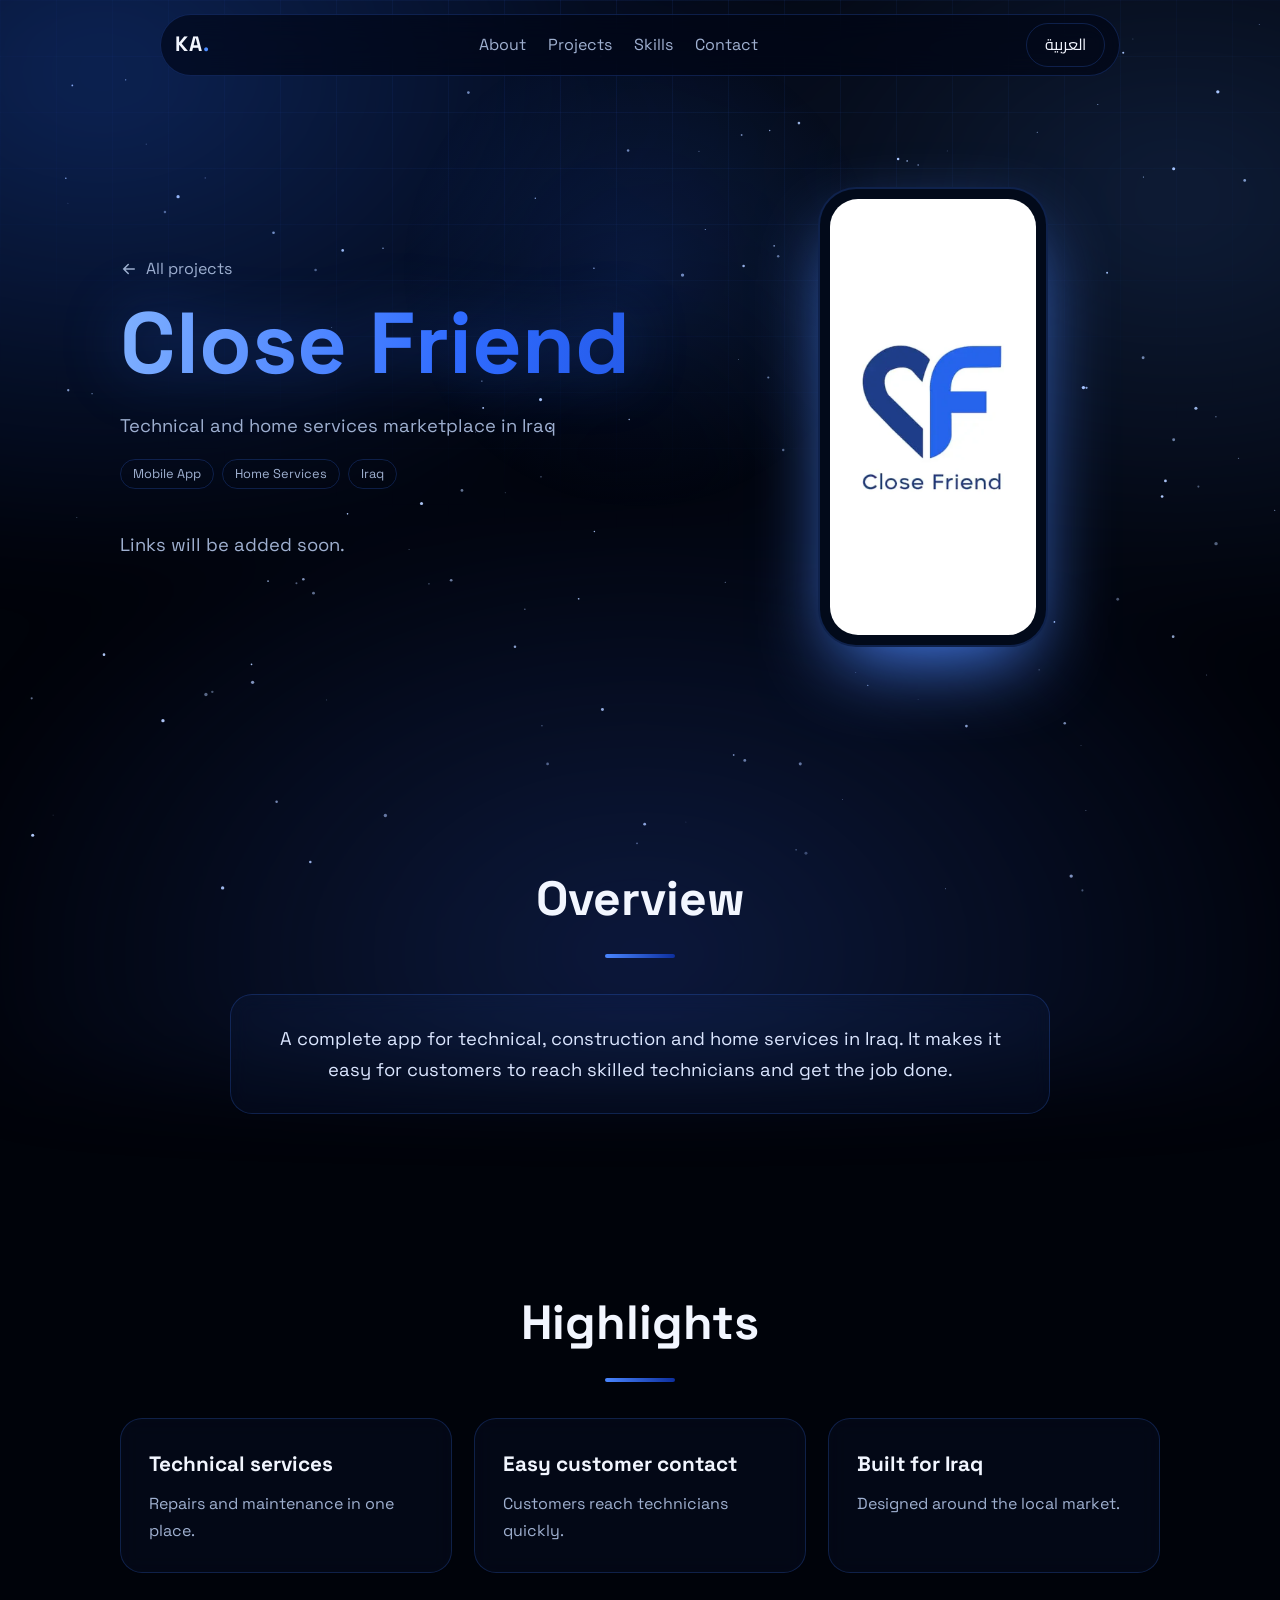
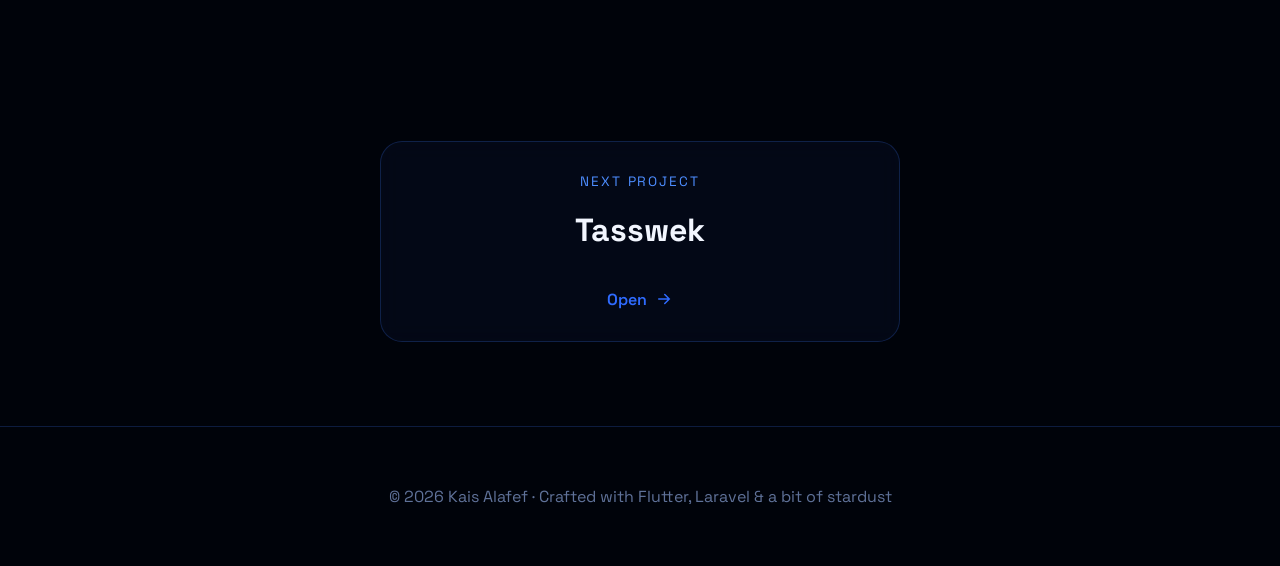
<file: projects/close-friend.html>
<!DOCTYPE html><html lang="en" dir="ltr"><head><meta charset="UTF-8"><meta name="viewport" content="width=device-width,initial-scale=1,viewport-fit=cover">
<title>Close Friend | Kais Alafef</title><meta name="description" content="close-friend"><meta property="og:title" content="Close Friend | Kais Alafef"><meta property="og:description" content="close-friend"><meta property="og:image" content="https://github.com/Kaisalafef.png"><meta name="theme-color" content="#00030a">
<link rel="preconnect" href="https://fonts.googleapis.com"><link rel="preconnect" href="https://fonts.gstatic.com" crossorigin>
<link href="https://fonts.googleapis.com/css2?family=Cairo:wght@400;600;800&family=Space+Grotesk:wght@400;600;700&display=swap" rel="stylesheet">
<link rel="stylesheet" href="../assets/css/style.css"><script>try{var l=localStorage.getItem('lang')||((navigator.language||'').slice(0,2)=='ar'?'ar':'en');document.documentElement.lang=l;document.documentElement.dir=l=='ar'?'rtl':'ltr'}catch(e){}</script></head><body style="--a:#4a86ff;--b:#0d2f9e"><canvas id="stars" aria-hidden="true"></canvas><div class="aurora" aria-hidden="true"></div><div class="glow" aria-hidden="true"></div>
<nav class="nav"><a class="brand" href="../index.html">KA<b>.</b></a><div class="links"><a href="../index.html#about"><span lang="en">About</span><span lang="ar">نبذة</span></a><a href="../index.html#projects"><span lang="en">Projects</span><span lang="ar">المشاريع</span></a><a href="../index.html#skills"><span lang="en">Skills</span><span lang="ar">المهارات</span></a><a href="../index.html#contact"><span lang="en">Contact</span><span lang="ar">تواصل</span></a></div>
<button class="lang" id="lang" aria-label="Switch language"><span lang="en">العربية</span><span lang="ar">English</span></button></nav>
<div class="tabbar"><a href="../index.html#about"><span lang="en">About</span><span lang="ar">نبذة</span></a><a href="../index.html#projects"><span lang="en">Projects</span><span lang="ar">المشاريع</span></a><a href="../index.html#skills"><span lang="en">Skills</span><span lang="ar">المهارات</span></a><a href="../index.html#contact"><span lang="en">Contact</span><span lang="ar">تواصل</span></a></div>
<header class="hero phero"><div class="hero-t"><a class="back" href="../index.html#projects"><svg class="i" width="18" height="18" viewBox="0 0 24 24" fill="currentColor" aria-hidden="true"><path d="M5 12h14M13 6l6 6-6 6" fill="none" stroke="currentColor" stroke-width="2" stroke-linecap="round"/></svg> <span lang="en">All projects</span><span lang="ar">كل المشاريع</span></a><h1 class="grad"><span lang="en">Close Friend</span><span lang="ar">كلوز فريند</span></h1><p class="lead"><span lang="en">Technical and home services marketplace in Iraq</span><span lang="ar">منصة خدمات فنية ومنزلية في العراق</span></p><div class="tags big"><span>Mobile App</span><span>Home Services</span><span>Iraq</span></div><div class="cta"><p class="lead"><span lang="en">Links will be added soon.</span><span lang="ar">سيتم إضافة الروابط قريباً.</span></p></div></div><div class="hero-v"><div class="mock phone"><div class="screen logo" style="background:#fff"><img src="../assets/img/close-friend-logo.webp" alt="close-friend logo" width="480" height="491"></div></div></div></header>
<section><h2 class="reveal"><span lang="en">Overview</span><span lang="ar">نظرة عامة</span></h2><div class="card about reveal"><p><span lang="en">A complete app for technical, construction and home services in Iraq. It makes it easy for customers to reach skilled technicians and get the job done.</span><span lang="ar">تطبيق متكامل للخدمات الفنية والإعمار والخدمات المنزلية في العراق، يسهّل على الزبون التواصل مع الفنيين وإنجاز عمله.</span></p></div></section>
<section><h2 class="reveal"><span lang="en">Highlights</span><span lang="ar">أبرز النقاط</span></h2><div class="grid"><div class="card reveal"><h3><span lang="en">Technical services</span><span lang="ar">خدمات فنية</span></h3><p><span lang="en">Repairs and maintenance in one place.</span><span lang="ar">الصيانة والإصلاحات في مكان واحد.</span></p></div><div class="card reveal"><h3><span lang="en">Easy customer contact</span><span lang="ar">تواصل سهل</span></h3><p><span lang="en">Customers reach technicians quickly.</span><span lang="ar">يصل الزبون إلى الفني بسرعة.</span></p></div><div class="card reveal"><h3><span lang="en">Built for Iraq</span><span lang="ar">مبني للعراق</span></h3><p><span lang="en">Designed around the local market.</span><span lang="ar">مصمم حسب السوق المحلي.</span></p></div></div></section>
<section><a class="card proj next reveal" href="tasswek.html" style="--a:#2f6bff;--b:#0b2a8f"><span class="eyebrow"><span lang="en">Next project</span><span lang="ar">المشروع التالي</span></span><h3><span lang="en">Tasswek</span><span lang="ar">تسوّق معنا</span></h3><span class="more"><span lang="en">Open</span><span lang="ar">افتح</span> <svg class="i" width="18" height="18" viewBox="0 0 24 24" fill="currentColor" aria-hidden="true"><path d="M5 12h14M13 6l6 6-6 6" fill="none" stroke="currentColor" stroke-width="2" stroke-linecap="round"/></svg></span></a></section><footer><p>© 2026 Kais Alafef · <span lang="en">Crafted with Flutter, Laravel &amp; a bit of stardust</span><span lang="ar">صُنع بـ Flutter وLaravel وقليل من غبار النجوم</span></p></footer><script src="../assets/js/main.js"></script></body></html>
</file>
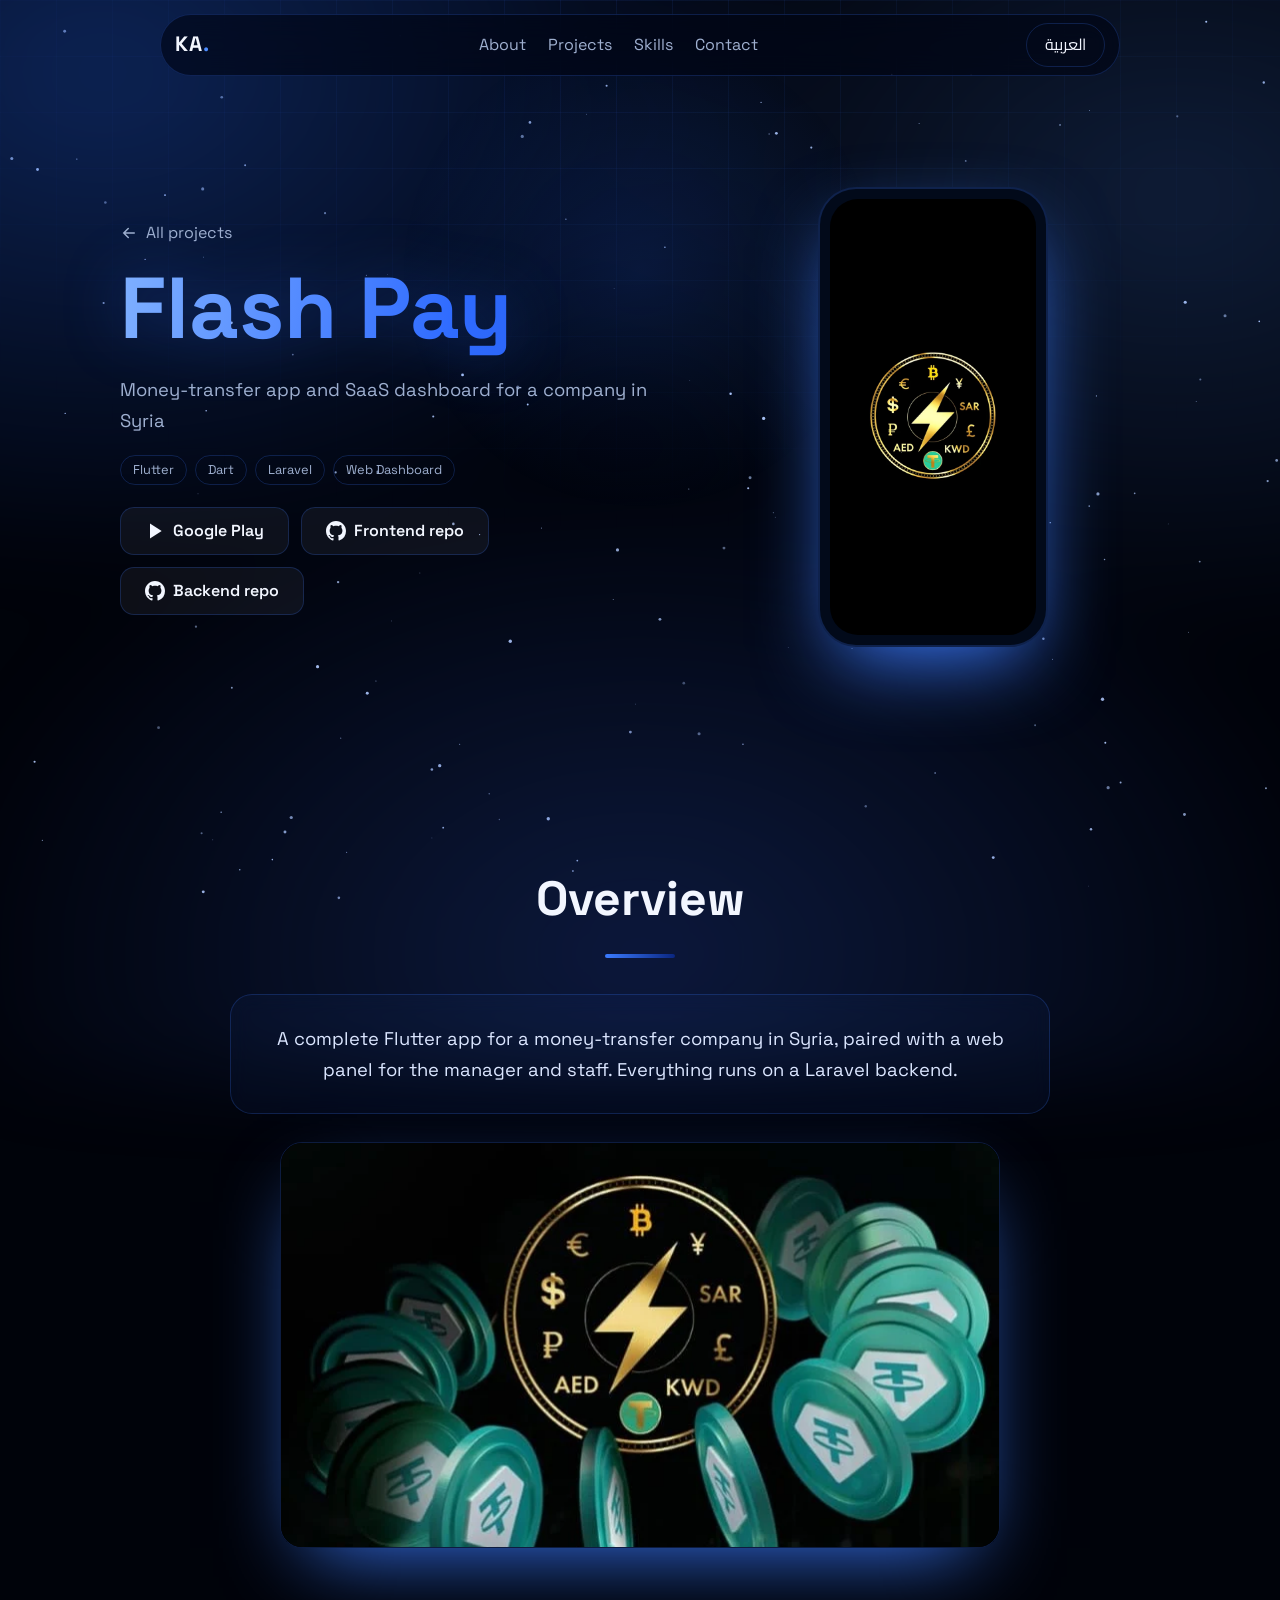
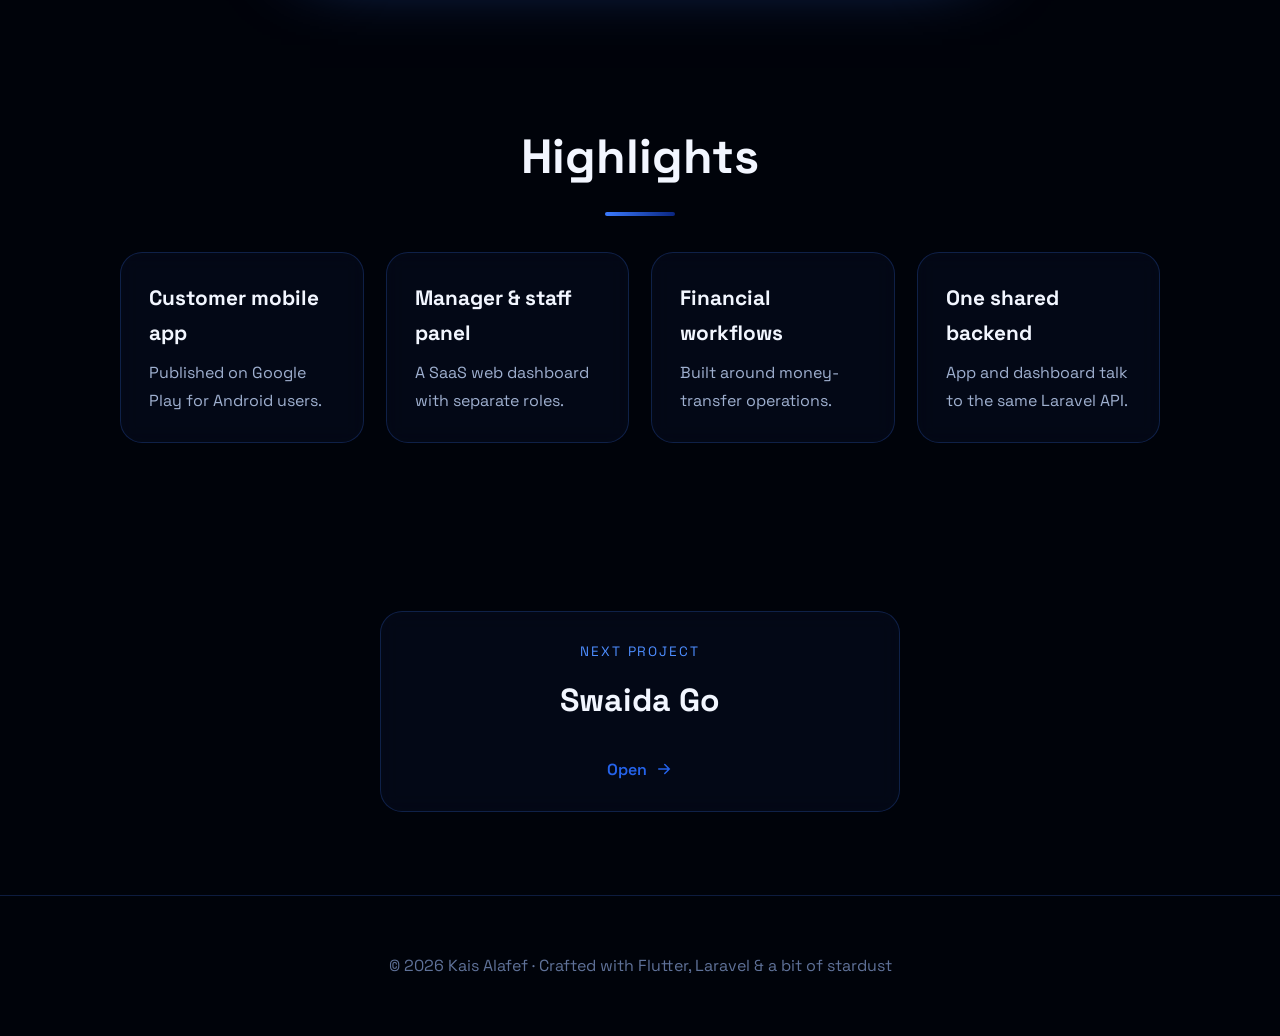
<file: projects/flashpay.html>
<!DOCTYPE html><html lang="en" dir="ltr"><head><meta charset="UTF-8"><meta name="viewport" content="width=device-width,initial-scale=1,viewport-fit=cover">
<title>Flashpay | Kais Alafef</title><meta name="description" content="flashpay"><meta property="og:title" content="Flashpay | Kais Alafef"><meta property="og:description" content="flashpay"><meta property="og:image" content="https://github.com/Kaisalafef.png"><meta name="theme-color" content="#00030a">
<link rel="preconnect" href="https://fonts.googleapis.com"><link rel="preconnect" href="https://fonts.gstatic.com" crossorigin>
<link href="https://fonts.googleapis.com/css2?family=Cairo:wght@400;600;800&family=Space+Grotesk:wght@400;600;700&display=swap" rel="stylesheet">
<link rel="stylesheet" href="../assets/css/style.css"><script>try{var l=localStorage.getItem('lang')||((navigator.language||'').slice(0,2)=='ar'?'ar':'en');document.documentElement.lang=l;document.documentElement.dir=l=='ar'?'rtl':'ltr'}catch(e){}</script></head><body style="--a:#3b7bff;--b:#0a2680"><canvas id="stars" aria-hidden="true"></canvas><div class="aurora" aria-hidden="true"></div><div class="glow" aria-hidden="true"></div>
<nav class="nav"><a class="brand" href="../index.html">KA<b>.</b></a><div class="links"><a href="../index.html#about"><span lang="en">About</span><span lang="ar">نبذة</span></a><a href="../index.html#projects"><span lang="en">Projects</span><span lang="ar">المشاريع</span></a><a href="../index.html#skills"><span lang="en">Skills</span><span lang="ar">المهارات</span></a><a href="../index.html#contact"><span lang="en">Contact</span><span lang="ar">تواصل</span></a></div>
<button class="lang" id="lang" aria-label="Switch language"><span lang="en">العربية</span><span lang="ar">English</span></button></nav>
<div class="tabbar"><a href="../index.html#about"><span lang="en">About</span><span lang="ar">نبذة</span></a><a href="../index.html#projects"><span lang="en">Projects</span><span lang="ar">المشاريع</span></a><a href="../index.html#skills"><span lang="en">Skills</span><span lang="ar">المهارات</span></a><a href="../index.html#contact"><span lang="en">Contact</span><span lang="ar">تواصل</span></a></div>
<header class="hero phero"><div class="hero-t"><a class="back" href="../index.html#projects"><svg class="i" width="18" height="18" viewBox="0 0 24 24" fill="currentColor" aria-hidden="true"><path d="M5 12h14M13 6l6 6-6 6" fill="none" stroke="currentColor" stroke-width="2" stroke-linecap="round"/></svg> <span lang="en">All projects</span><span lang="ar">كل المشاريع</span></a><h1 class="grad"><span lang="en">Flash Pay</span><span lang="ar">فلاش باي</span></h1><p class="lead"><span lang="en">Money-transfer app and SaaS dashboard for a company in Syria</span><span lang="ar">تطبيق حوالات مالية ولوحة إدارة SaaS لشركة في سوريا</span></p><div class="tags big"><span>Flutter</span><span>Dart</span><span>Laravel</span><span>Web Dashboard</span></div><div class="cta"><a class="btn ghost" href="https://play.google.com/store/apps/details?id=com.flashpay.sy" target="_blank" rel="noopener"><svg class="i" width="20" height="20" viewBox="0 0 24 24" fill="currentColor" aria-hidden="true"><path d="M6 3l14 9-14 9z" fill="currentColor"/></svg> <span lang="en">Google Play</span><span lang="ar">متجر Google Play</span></a><a class="btn ghost" href="https://github.com/Kaisalafef/FlashPay-Front" target="_blank" rel="noopener"><svg class="i" width="20" height="20" viewBox="0 0 24 24" fill="currentColor" aria-hidden="true"><g transform="scale(1.5)"><path d="M8 0C3.58 0 0 3.58 0 8c0 3.54 2.29 6.53 5.47 7.59.4.07.55-.17.55-.38 0-.19-.01-.82-.01-1.49-2.01.37-2.53-.49-2.69-.94-.09-.23-.48-.94-.82-1.13-.28-.15-.68-.52-.01-.53.63-.01 1.08.58 1.23.82.72 1.21 1.87.87 2.33.66.07-.52.28-.87.51-1.07-1.78-.2-3.64-.89-3.64-3.95 0-.87.31-1.59.82-2.15-.08-.2-.36-1.02.08-2.12 0 0 .67-.21 2.2.82.64-.18 1.32-.27 2-.27.68 0 1.36.09 2 .27 1.53-1.04 2.2-.82 2.2-.82.44 1.1.16 1.92.08 2.12.51.56.82 1.27.82 2.15 0 3.07-1.87 3.75-3.65 3.95.29.25.54.73.54 1.48 0 1.07-.01 1.93-.01 2.2 0 .21.15.46.55.38A8.013 8.013 0 0016 8c0-4.42-3.58-8-8-8z"/></g></svg> <span lang="en">Frontend repo</span><span lang="ar">مستودع الواجهة</span></a><a class="btn ghost" href="https://github.com/Ameerdawara/FlashPay-Back" target="_blank" rel="noopener"><svg class="i" width="20" height="20" viewBox="0 0 24 24" fill="currentColor" aria-hidden="true"><g transform="scale(1.5)"><path d="M8 0C3.58 0 0 3.58 0 8c0 3.54 2.29 6.53 5.47 7.59.4.07.55-.17.55-.38 0-.19-.01-.82-.01-1.49-2.01.37-2.53-.49-2.69-.94-.09-.23-.48-.94-.82-1.13-.28-.15-.68-.52-.01-.53.63-.01 1.08.58 1.23.82.72 1.21 1.87.87 2.33.66.07-.52.28-.87.51-1.07-1.78-.2-3.64-.89-3.64-3.95 0-.87.31-1.59.82-2.15-.08-.2-.36-1.02.08-2.12 0 0 .67-.21 2.2.82.64-.18 1.32-.27 2-.27.68 0 1.36.09 2 .27 1.53-1.04 2.2-.82 2.2-.82.44 1.1.16 1.92.08 2.12.51.56.82 1.27.82 2.15 0 3.07-1.87 3.75-3.65 3.95.29.25.54.73.54 1.48 0 1.07-.01 1.93-.01 2.2 0 .21.15.46.55.38A8.013 8.013 0 0016 8c0-4.42-3.58-8-8-8z"/></g></svg> <span lang="en">Backend repo</span><span lang="ar">مستودع الباك إند</span></a></div></div><div class="hero-v"><div class="mock phone"><div class="screen logo" style="background:#000"><img src="../assets/img/flashpay-logo.webp" alt="flashpay logo" width="512" height="512"></div></div></div></header>
<section><h2 class="reveal"><span lang="en">Overview</span><span lang="ar">نظرة عامة</span></h2><div class="card about reveal"><p><span lang="en">A complete Flutter app for a money-transfer company in Syria, paired with a web panel for the manager and staff. Everything runs on a Laravel backend.</span><span lang="ar">تطبيق Flutter متكامل لشركة حوالات مالية في سوريا، مع موقع ويب خاص بالمدير والموظفين، وكل ذلك فوق باك إند Laravel.</span></p></div><figure class="banner reveal"><img src="../assets/img/flashpay-banner.webp" alt="flashpay banner" width="720" height="405" loading="lazy"></figure></section>
<section><h2 class="reveal"><span lang="en">Highlights</span><span lang="ar">أبرز النقاط</span></h2><div class="grid"><div class="card reveal"><h3><span lang="en">Customer mobile app</span><span lang="ar">تطبيق للزبائن</span></h3><p><span lang="en">Published on Google Play for Android users.</span><span lang="ar">منشور على Google Play لمستخدمي أندرويد.</span></p></div><div class="card reveal"><h3><span lang="en">Manager &amp; staff panel</span><span lang="ar">لوحة المدير والموظفين</span></h3><p><span lang="en">A SaaS web dashboard with separate roles.</span><span lang="ar">لوحة ويب SaaS بصلاحيات منفصلة لكل دور.</span></p></div><div class="card reveal"><h3><span lang="en">Financial workflows</span><span lang="ar">عمليات مالية</span></h3><p><span lang="en">Built around money-transfer operations.</span><span lang="ar">مبنية حول عمليات الحوالات المالية.</span></p></div><div class="card reveal"><h3><span lang="en">One shared backend</span><span lang="ar">باك إند موحّد</span></h3><p><span lang="en">App and dashboard talk to the same Laravel API.</span><span lang="ar">التطبيق واللوحة يعملان على نفس Laravel API.</span></p></div></div></section>
<section><a class="card proj next reveal" href="swaida-go.html" style="--a:#2563eb;--b:#08206e"><span class="eyebrow"><span lang="en">Next project</span><span lang="ar">المشروع التالي</span></span><h3><span lang="en">Swaida Go</span><span lang="ar">السويداء غو</span></h3><span class="more"><span lang="en">Open</span><span lang="ar">افتح</span> <svg class="i" width="18" height="18" viewBox="0 0 24 24" fill="currentColor" aria-hidden="true"><path d="M5 12h14M13 6l6 6-6 6" fill="none" stroke="currentColor" stroke-width="2" stroke-linecap="round"/></svg></span></a></section><footer><p>© 2026 Kais Alafef · <span lang="en">Crafted with Flutter, Laravel &amp; a bit of stardust</span><span lang="ar">صُنع بـ Flutter وLaravel وقليل من غبار النجوم</span></p></footer><script src="../assets/js/main.js"></script></body></html>
</file>
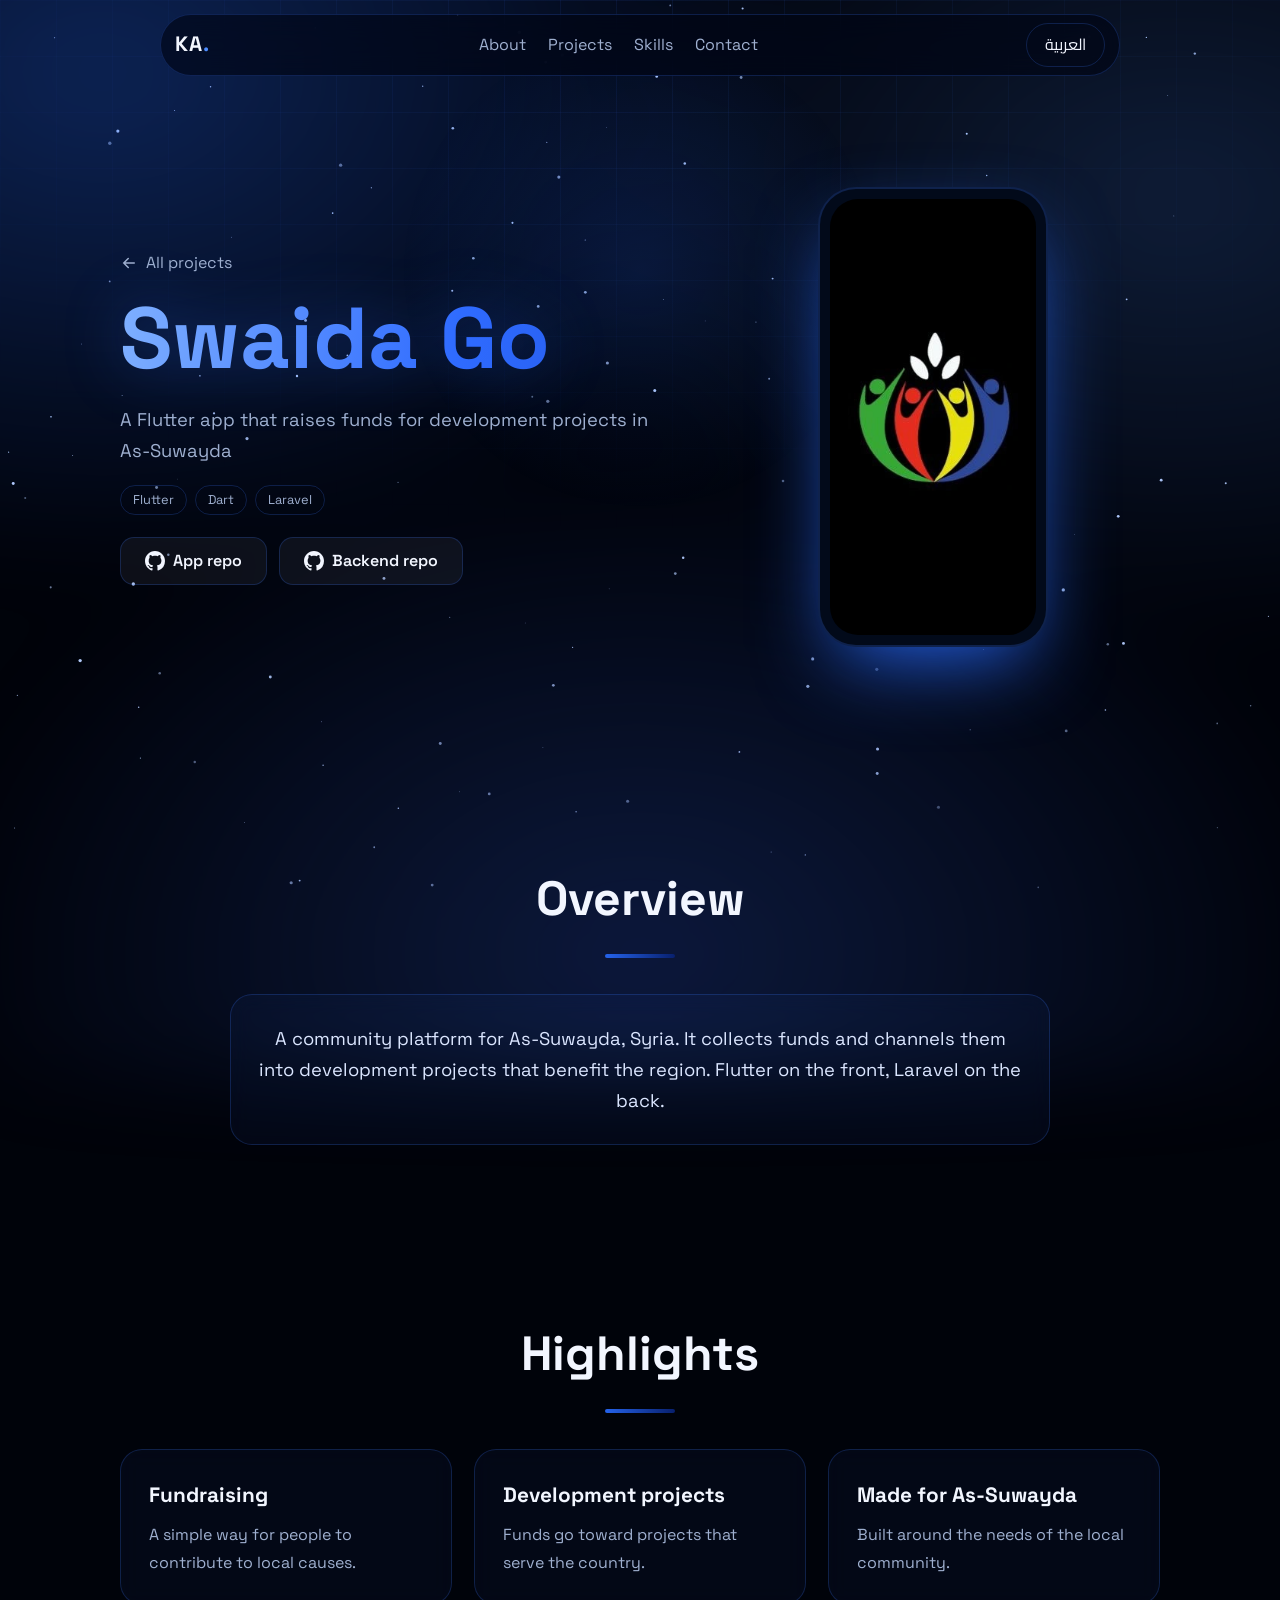
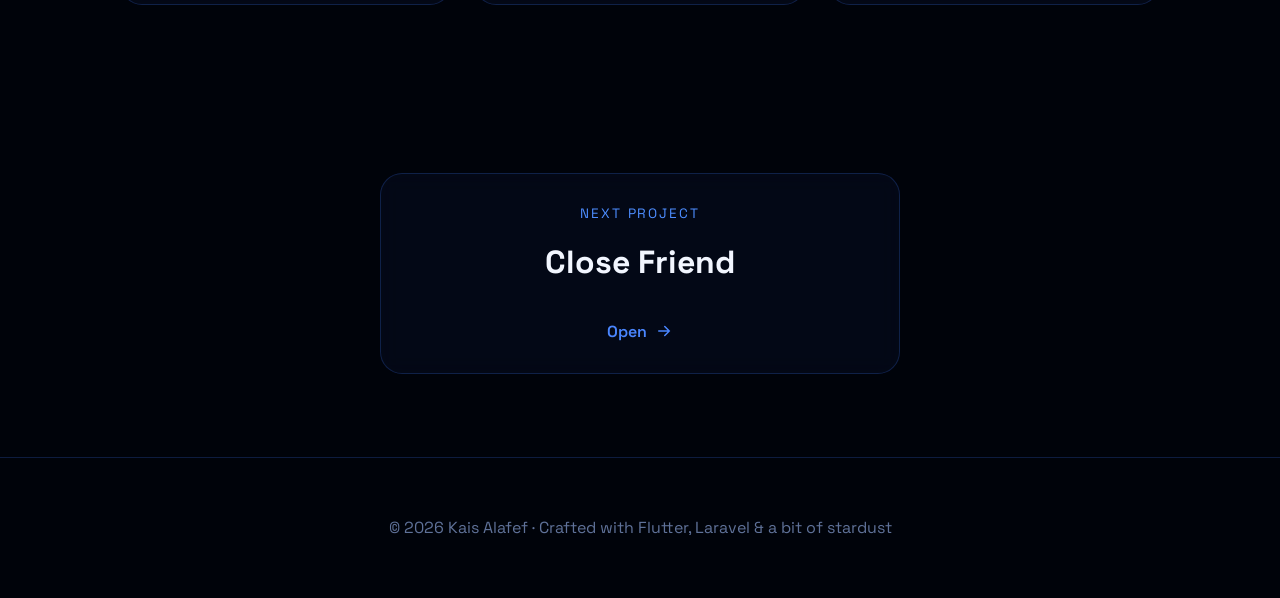
<file: projects/swaida-go.html>
<!DOCTYPE html><html lang="en" dir="ltr"><head><meta charset="UTF-8"><meta name="viewport" content="width=device-width,initial-scale=1,viewport-fit=cover">
<title>Swaida Go | Kais Alafef</title><meta name="description" content="swaida-go"><meta property="og:title" content="Swaida Go | Kais Alafef"><meta property="og:description" content="swaida-go"><meta property="og:image" content="https://github.com/Kaisalafef.png"><meta name="theme-color" content="#00030a">
<link rel="preconnect" href="https://fonts.googleapis.com"><link rel="preconnect" href="https://fonts.gstatic.com" crossorigin>
<link href="https://fonts.googleapis.com/css2?family=Cairo:wght@400;600;800&family=Space+Grotesk:wght@400;600;700&display=swap" rel="stylesheet">
<link rel="stylesheet" href="../assets/css/style.css"><script>try{var l=localStorage.getItem('lang')||((navigator.language||'').slice(0,2)=='ar'?'ar':'en');document.documentElement.lang=l;document.documentElement.dir=l=='ar'?'rtl':'ltr'}catch(e){}</script></head><body style="--a:#2563eb;--b:#08206e"><canvas id="stars" aria-hidden="true"></canvas><div class="aurora" aria-hidden="true"></div><div class="glow" aria-hidden="true"></div>
<nav class="nav"><a class="brand" href="../index.html">KA<b>.</b></a><div class="links"><a href="../index.html#about"><span lang="en">About</span><span lang="ar">نبذة</span></a><a href="../index.html#projects"><span lang="en">Projects</span><span lang="ar">المشاريع</span></a><a href="../index.html#skills"><span lang="en">Skills</span><span lang="ar">المهارات</span></a><a href="../index.html#contact"><span lang="en">Contact</span><span lang="ar">تواصل</span></a></div>
<button class="lang" id="lang" aria-label="Switch language"><span lang="en">العربية</span><span lang="ar">English</span></button></nav>
<div class="tabbar"><a href="../index.html#about"><span lang="en">About</span><span lang="ar">نبذة</span></a><a href="../index.html#projects"><span lang="en">Projects</span><span lang="ar">المشاريع</span></a><a href="../index.html#skills"><span lang="en">Skills</span><span lang="ar">المهارات</span></a><a href="../index.html#contact"><span lang="en">Contact</span><span lang="ar">تواصل</span></a></div>
<header class="hero phero"><div class="hero-t"><a class="back" href="../index.html#projects"><svg class="i" width="18" height="18" viewBox="0 0 24 24" fill="currentColor" aria-hidden="true"><path d="M5 12h14M13 6l6 6-6 6" fill="none" stroke="currentColor" stroke-width="2" stroke-linecap="round"/></svg> <span lang="en">All projects</span><span lang="ar">كل المشاريع</span></a><h1 class="grad"><span lang="en">Swaida Go</span><span lang="ar">السويداء غو</span></h1><p class="lead"><span lang="en">A Flutter app that raises funds for development projects in As-Suwayda</span><span lang="ar">تطبيق Flutter لجمع التبرعات وبناء مشاريع تنموية في السويداء</span></p><div class="tags big"><span>Flutter</span><span>Dart</span><span>Laravel</span></div><div class="cta"><a class="btn ghost" href="https://github.com/Kaisalafef/Swaida-Go-Front" target="_blank" rel="noopener"><svg class="i" width="20" height="20" viewBox="0 0 24 24" fill="currentColor" aria-hidden="true"><g transform="scale(1.5)"><path d="M8 0C3.58 0 0 3.58 0 8c0 3.54 2.29 6.53 5.47 7.59.4.07.55-.17.55-.38 0-.19-.01-.82-.01-1.49-2.01.37-2.53-.49-2.69-.94-.09-.23-.48-.94-.82-1.13-.28-.15-.68-.52-.01-.53.63-.01 1.08.58 1.23.82.72 1.21 1.87.87 2.33.66.07-.52.28-.87.51-1.07-1.78-.2-3.64-.89-3.64-3.95 0-.87.31-1.59.82-2.15-.08-.2-.36-1.02.08-2.12 0 0 .67-.21 2.2.82.64-.18 1.32-.27 2-.27.68 0 1.36.09 2 .27 1.53-1.04 2.2-.82 2.2-.82.44 1.1.16 1.92.08 2.12.51.56.82 1.27.82 2.15 0 3.07-1.87 3.75-3.65 3.95.29.25.54.73.54 1.48 0 1.07-.01 1.93-.01 2.2 0 .21.15.46.55.38A8.013 8.013 0 0016 8c0-4.42-3.58-8-8-8z"/></g></svg> <span lang="en">App repo</span><span lang="ar">مستودع التطبيق</span></a><a class="btn ghost" href="https://github.com/Ameerdawara/Swaida_Go" target="_blank" rel="noopener"><svg class="i" width="20" height="20" viewBox="0 0 24 24" fill="currentColor" aria-hidden="true"><g transform="scale(1.5)"><path d="M8 0C3.58 0 0 3.58 0 8c0 3.54 2.29 6.53 5.47 7.59.4.07.55-.17.55-.38 0-.19-.01-.82-.01-1.49-2.01.37-2.53-.49-2.69-.94-.09-.23-.48-.94-.82-1.13-.28-.15-.68-.52-.01-.53.63-.01 1.08.58 1.23.82.72 1.21 1.87.87 2.33.66.07-.52.28-.87.51-1.07-1.78-.2-3.64-.89-3.64-3.95 0-.87.31-1.59.82-2.15-.08-.2-.36-1.02.08-2.12 0 0 .67-.21 2.2.82.64-.18 1.32-.27 2-.27.68 0 1.36.09 2 .27 1.53-1.04 2.2-.82 2.2-.82.44 1.1.16 1.92.08 2.12.51.56.82 1.27.82 2.15 0 3.07-1.87 3.75-3.65 3.95.29.25.54.73.54 1.48 0 1.07-.01 1.93-.01 2.2 0 .21.15.46.55.38A8.013 8.013 0 0016 8c0-4.42-3.58-8-8-8z"/></g></svg> <span lang="en">Backend repo</span><span lang="ar">مستودع الباك إند</span></a></div></div><div class="hero-v"><div class="mock phone"><div class="screen logo" style="background:#000"><img src="../assets/img/swaida-logo.webp" alt="swaida-go logo" width="223" height="223"></div></div></div></header>
<section><h2 class="reveal"><span lang="en">Overview</span><span lang="ar">نظرة عامة</span></h2><div class="card about reveal"><p><span lang="en">A community platform for As-Suwayda, Syria. It collects funds and channels them into development projects that benefit the region. Flutter on the front, Laravel on the back.</span><span lang="ar">منصة مجتمعية خاصة بالسويداء في سوريا، تجمع الأموال وتوجّهها لبناء مشاريع تنموية تفيد المنطقة. Flutter في الواجهة وLaravel في الباك إند.</span></p></div></section>
<section><h2 class="reveal"><span lang="en">Highlights</span><span lang="ar">أبرز النقاط</span></h2><div class="grid"><div class="card reveal"><h3><span lang="en">Fundraising</span><span lang="ar">جمع الأموال</span></h3><p><span lang="en">A simple way for people to contribute to local causes.</span><span lang="ar">طريقة بسيطة ليساهم الناس في القضايا المحلية.</span></p></div><div class="card reveal"><h3><span lang="en">Development projects</span><span lang="ar">مشاريع تنموية</span></h3><p><span lang="en">Funds go toward projects that serve the country.</span><span lang="ar">الأموال تذهب لمشاريع تخدم البلد.</span></p></div><div class="card reveal"><h3><span lang="en">Made for As-Suwayda</span><span lang="ar">مصمم للسويداء</span></h3><p><span lang="en">Built around the needs of the local community.</span><span lang="ar">مبني حول احتياجات المجتمع المحلي.</span></p></div></div></section>
<section><a class="card proj next reveal" href="close-friend.html" style="--a:#4a86ff;--b:#0d2f9e"><span class="eyebrow"><span lang="en">Next project</span><span lang="ar">المشروع التالي</span></span><h3><span lang="en">Close Friend</span><span lang="ar">كلوز فريند</span></h3><span class="more"><span lang="en">Open</span><span lang="ar">افتح</span> <svg class="i" width="18" height="18" viewBox="0 0 24 24" fill="currentColor" aria-hidden="true"><path d="M5 12h14M13 6l6 6-6 6" fill="none" stroke="currentColor" stroke-width="2" stroke-linecap="round"/></svg></span></a></section><footer><p>© 2026 Kais Alafef · <span lang="en">Crafted with Flutter, Laravel &amp; a bit of stardust</span><span lang="ar">صُنع بـ Flutter وLaravel وقليل من غبار النجوم</span></p></footer><script src="../assets/js/main.js"></script></body></html>
</file>
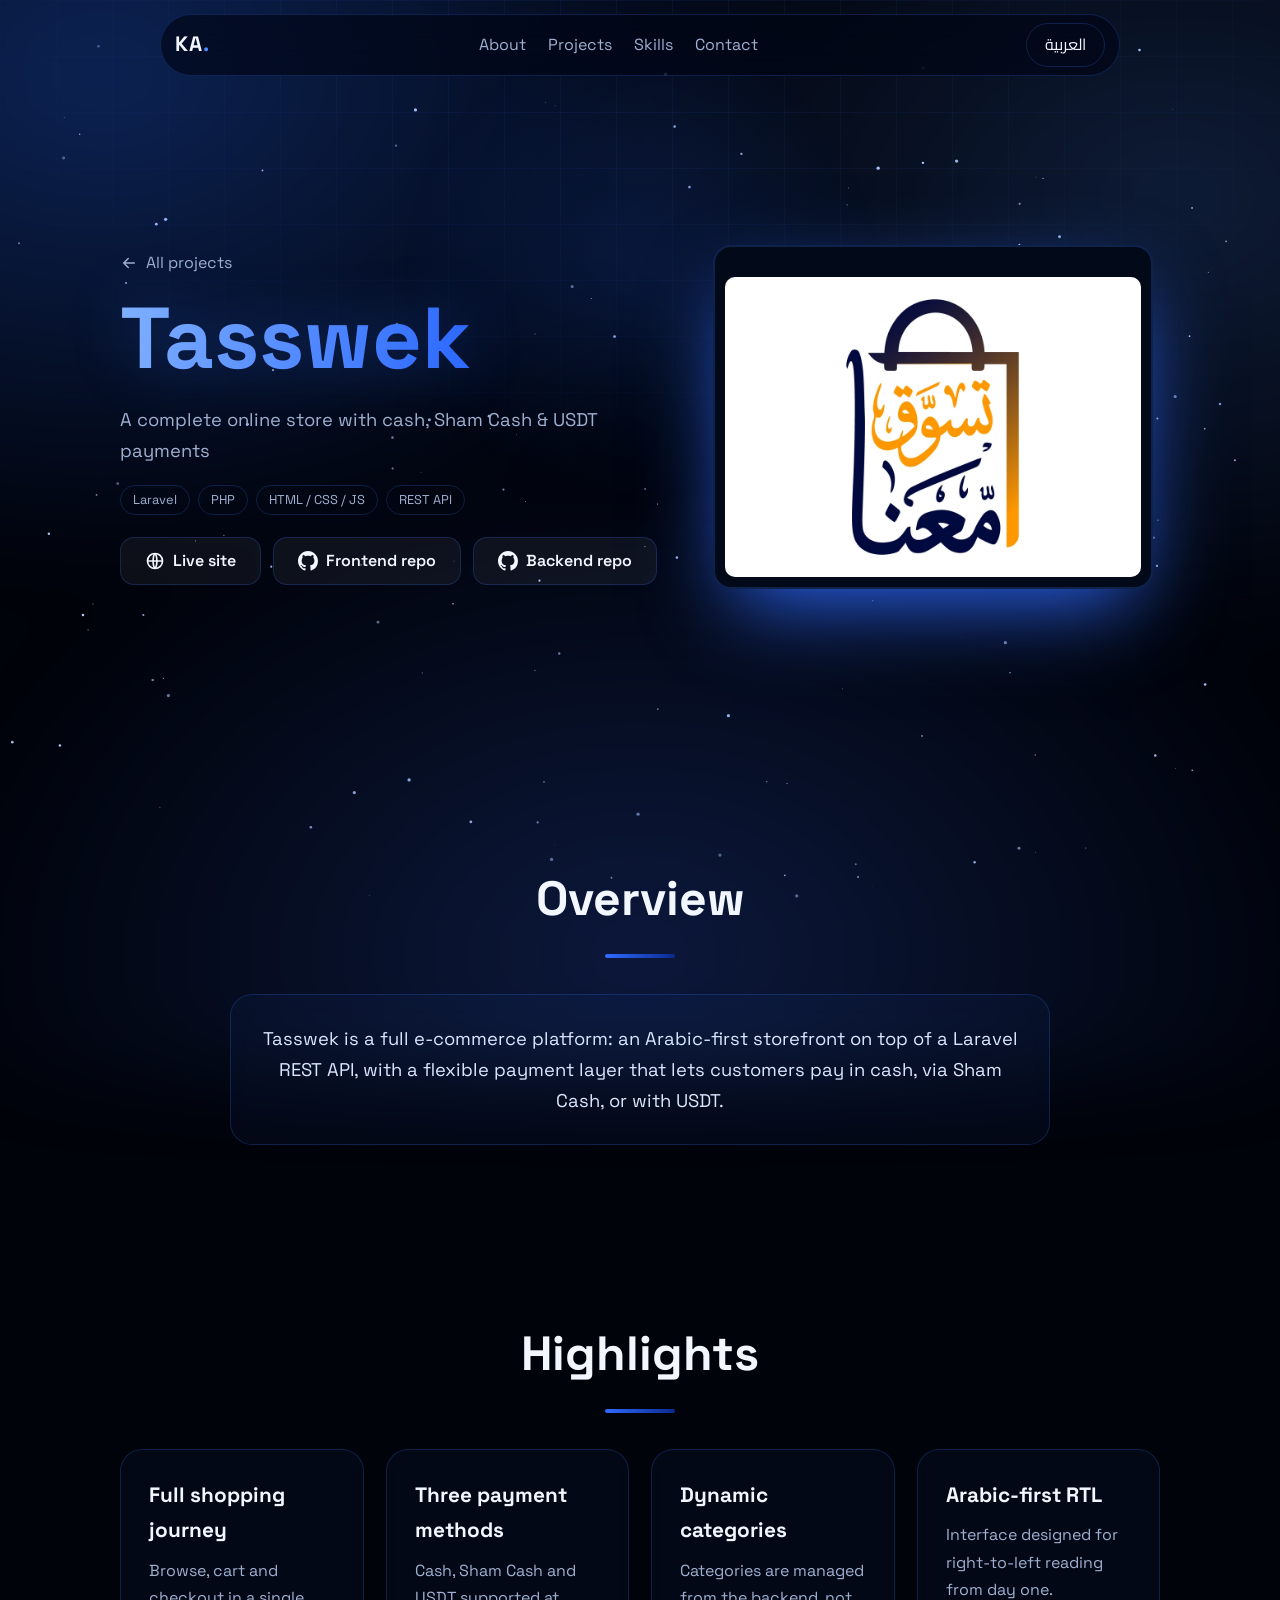
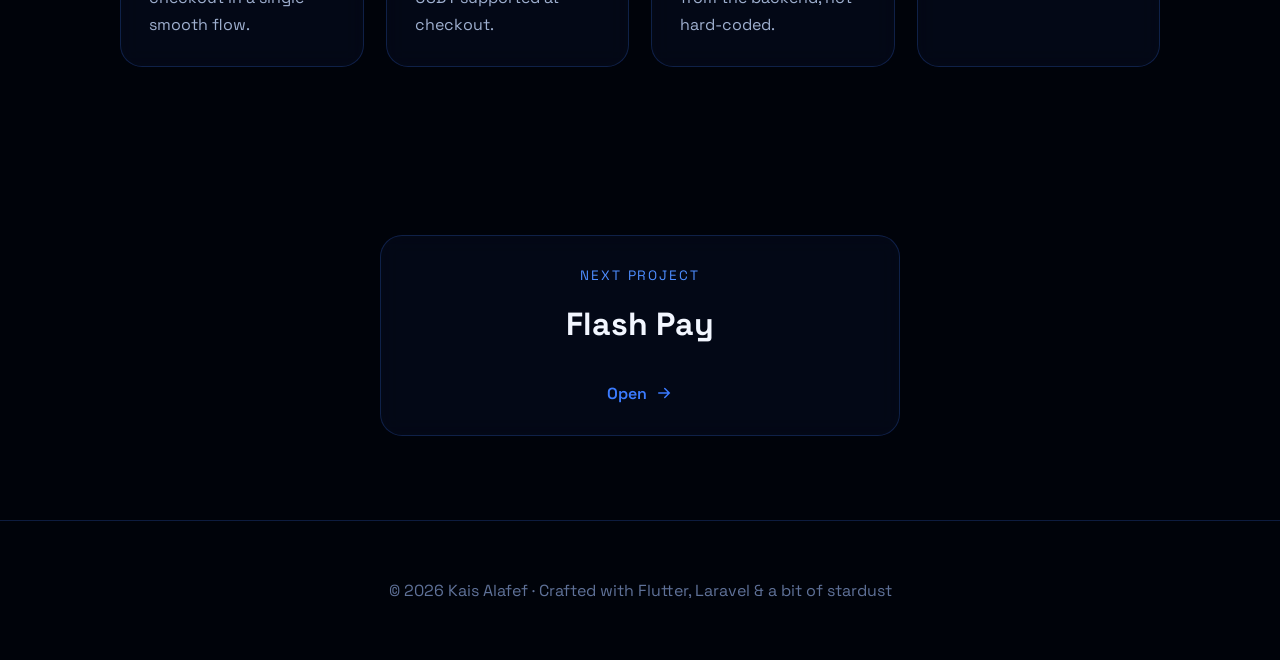
<file: projects/tasswek.html>
<!DOCTYPE html><html lang="en" dir="ltr"><head><meta charset="UTF-8"><meta name="viewport" content="width=device-width,initial-scale=1,viewport-fit=cover">
<title>Tasswek | Kais Alafef</title><meta name="description" content="tasswek"><meta property="og:title" content="Tasswek | Kais Alafef"><meta property="og:description" content="tasswek"><meta property="og:image" content="https://github.com/Kaisalafef.png"><meta name="theme-color" content="#00030a">
<link rel="preconnect" href="https://fonts.googleapis.com"><link rel="preconnect" href="https://fonts.gstatic.com" crossorigin>
<link href="https://fonts.googleapis.com/css2?family=Cairo:wght@400;600;800&family=Space+Grotesk:wght@400;600;700&display=swap" rel="stylesheet">
<link rel="stylesheet" href="../assets/css/style.css"><script>try{var l=localStorage.getItem('lang')||((navigator.language||'').slice(0,2)=='ar'?'ar':'en');document.documentElement.lang=l;document.documentElement.dir=l=='ar'?'rtl':'ltr'}catch(e){}</script></head><body style="--a:#2f6bff;--b:#0b2a8f"><canvas id="stars" aria-hidden="true"></canvas><div class="aurora" aria-hidden="true"></div><div class="glow" aria-hidden="true"></div>
<nav class="nav"><a class="brand" href="../index.html">KA<b>.</b></a><div class="links"><a href="../index.html#about"><span lang="en">About</span><span lang="ar">نبذة</span></a><a href="../index.html#projects"><span lang="en">Projects</span><span lang="ar">المشاريع</span></a><a href="../index.html#skills"><span lang="en">Skills</span><span lang="ar">المهارات</span></a><a href="../index.html#contact"><span lang="en">Contact</span><span lang="ar">تواصل</span></a></div>
<button class="lang" id="lang" aria-label="Switch language"><span lang="en">العربية</span><span lang="ar">English</span></button></nav>
<div class="tabbar"><a href="../index.html#about"><span lang="en">About</span><span lang="ar">نبذة</span></a><a href="../index.html#projects"><span lang="en">Projects</span><span lang="ar">المشاريع</span></a><a href="../index.html#skills"><span lang="en">Skills</span><span lang="ar">المهارات</span></a><a href="../index.html#contact"><span lang="en">Contact</span><span lang="ar">تواصل</span></a></div>
<header class="hero phero"><div class="hero-t"><a class="back" href="../index.html#projects"><svg class="i" width="18" height="18" viewBox="0 0 24 24" fill="currentColor" aria-hidden="true"><path d="M5 12h14M13 6l6 6-6 6" fill="none" stroke="currentColor" stroke-width="2" stroke-linecap="round"/></svg> <span lang="en">All projects</span><span lang="ar">كل المشاريع</span></a><h1 class="grad"><span lang="en">Tasswek</span><span lang="ar">تسوّق معنا</span></h1><p class="lead"><span lang="en">A complete online store with cash, Sham Cash &amp; USDT payments</span><span lang="ar">متجر إلكتروني متكامل مع الدفع كاش أو شام كاش أو USDT</span></p><div class="tags big"><span>Laravel</span><span>PHP</span><span>HTML / CSS / JS</span><span>REST API</span></div><div class="cta"><a class="btn ghost" href="https://www.tasswek.com" target="_blank" rel="noopener"><svg class="i" width="20" height="20" viewBox="0 0 24 24" fill="currentColor" aria-hidden="true"><circle cx="12" cy="12" r="9" fill="none" stroke="currentColor" stroke-width="2"/><path d="M3 12h18M12 3c3 3 3 15 0 18M12 3c-3 3-3 15 0 18" fill="none" stroke="currentColor" stroke-width="2"/></svg> <span lang="en">Live site</span><span lang="ar">الموقع</span></a><a class="btn ghost" href="https://github.com/Kaisalafef/shopping-frontend" target="_blank" rel="noopener"><svg class="i" width="20" height="20" viewBox="0 0 24 24" fill="currentColor" aria-hidden="true"><g transform="scale(1.5)"><path d="M8 0C3.58 0 0 3.58 0 8c0 3.54 2.29 6.53 5.47 7.59.4.07.55-.17.55-.38 0-.19-.01-.82-.01-1.49-2.01.37-2.53-.49-2.69-.94-.09-.23-.48-.94-.82-1.13-.28-.15-.68-.52-.01-.53.63-.01 1.08.58 1.23.82.72 1.21 1.87.87 2.33.66.07-.52.28-.87.51-1.07-1.78-.2-3.64-.89-3.64-3.95 0-.87.31-1.59.82-2.15-.08-.2-.36-1.02.08-2.12 0 0 .67-.21 2.2.82.64-.18 1.32-.27 2-.27.68 0 1.36.09 2 .27 1.53-1.04 2.2-.82 2.2-.82.44 1.1.16 1.92.08 2.12.51.56.82 1.27.82 2.15 0 3.07-1.87 3.75-3.65 3.95.29.25.54.73.54 1.48 0 1.07-.01 1.93-.01 2.2 0 .21.15.46.55.38A8.013 8.013 0 0016 8c0-4.42-3.58-8-8-8z"/></g></svg> <span lang="en">Frontend repo</span><span lang="ar">مستودع الواجهة</span></a><a class="btn ghost" href="https://github.com/Ameerdawara/shopping" target="_blank" rel="noopener"><svg class="i" width="20" height="20" viewBox="0 0 24 24" fill="currentColor" aria-hidden="true"><g transform="scale(1.5)"><path d="M8 0C3.58 0 0 3.58 0 8c0 3.54 2.29 6.53 5.47 7.59.4.07.55-.17.55-.38 0-.19-.01-.82-.01-1.49-2.01.37-2.53-.49-2.69-.94-.09-.23-.48-.94-.82-1.13-.28-.15-.68-.52-.01-.53.63-.01 1.08.58 1.23.82.72 1.21 1.87.87 2.33.66.07-.52.28-.87.51-1.07-1.78-.2-3.64-.89-3.64-3.95 0-.87.31-1.59.82-2.15-.08-.2-.36-1.02.08-2.12 0 0 .67-.21 2.2.82.64-.18 1.32-.27 2-.27.68 0 1.36.09 2 .27 1.53-1.04 2.2-.82 2.2-.82.44 1.1.16 1.92.08 2.12.51.56.82 1.27.82 2.15 0 3.07-1.87 3.75-3.65 3.95.29.25.54.73.54 1.48 0 1.07-.01 1.93-.01 2.2 0 .21.15.46.55.38A8.013 8.013 0 0016 8c0-4.42-3.58-8-8-8z"/></g></svg> <span lang="en">Backend repo</span><span lang="ar">مستودع الباك إند</span></a></div></div><div class="hero-v"><div class="mock browser"><div class="screen logo" style="background:#fff"><img src="../assets/img/tasswek-logo.webp" alt="tasswek logo" width="440" height="640"></div></div></div></header>
<section><h2 class="reveal"><span lang="en">Overview</span><span lang="ar">نظرة عامة</span></h2><div class="card about reveal"><p><span lang="en">Tasswek is a full e-commerce platform: an Arabic-first storefront on top of a Laravel REST API, with a flexible payment layer that lets customers pay in cash, via Sham Cash, or with USDT.</span><span lang="ar">تسوّق معنا منصة تجارة إلكترونية متكاملة: واجهة عربية أولاً فوق Laravel API، مع طبقة دفع مرنة تتيح للعميل الدفع كاش أو عبر شام كاش أو بعملة USDT.</span></p></div></section>
<section><h2 class="reveal"><span lang="en">Highlights</span><span lang="ar">أبرز النقاط</span></h2><div class="grid"><div class="card reveal"><h3><span lang="en">Full shopping journey</span><span lang="ar">رحلة تسوّق كاملة</span></h3><p><span lang="en">Browse, cart and checkout in a single smooth flow.</span><span lang="ar">تصفّح وسلة وإتمام الطلب في مسار واحد سلس.</span></p></div><div class="card reveal"><h3><span lang="en">Three payment methods</span><span lang="ar">ثلاث طرق دفع</span></h3><p><span lang="en">Cash, Sham Cash and USDT supported at checkout.</span><span lang="ar">الدفع كاش أو شام كاش أو USDT عند إتمام الطلب.</span></p></div><div class="card reveal"><h3><span lang="en">Dynamic categories</span><span lang="ar">أقسام ديناميكية</span></h3><p><span lang="en">Categories are managed from the backend, not hard-coded.</span><span lang="ar">الأقسام تُدار من الباك إند وليست مكتوبة ثابتة.</span></p></div><div class="card reveal"><h3><span lang="en">Arabic-first RTL</span><span lang="ar">عربي أولاً RTL</span></h3><p><span lang="en">Interface designed for right-to-left reading from day one.</span><span lang="ar">واجهة مصممة للقراءة من اليمين لليسار منذ البداية.</span></p></div></div></section>
<section><a class="card proj next reveal" href="flashpay.html" style="--a:#3b7bff;--b:#0a2680"><span class="eyebrow"><span lang="en">Next project</span><span lang="ar">المشروع التالي</span></span><h3><span lang="en">Flash Pay</span><span lang="ar">فلاش باي</span></h3><span class="more"><span lang="en">Open</span><span lang="ar">افتح</span> <svg class="i" width="18" height="18" viewBox="0 0 24 24" fill="currentColor" aria-hidden="true"><path d="M5 12h14M13 6l6 6-6 6" fill="none" stroke="currentColor" stroke-width="2" stroke-linecap="round"/></svg></span></a></section><footer><p>© 2026 Kais Alafef · <span lang="en">Crafted with Flutter, Laravel &amp; a bit of stardust</span><span lang="ar">صُنع بـ Flutter وLaravel وقليل من غبار النجوم</span></p></footer><script src="../assets/js/main.js"></script></body></html>
</file>
<file: assets/css/style.css>
:root{--bg:#00030a;--ink:#f2f6ff;--mut:#9fb0d0;--v:#2563eb;--c:#4d8dff;--p:#1e40af;--a:var(--v);--b:var(--c);--line:rgba(60,120,255,.22)}
*{box-sizing:border-box}html{scroll-behavior:smooth;scroll-padding-top:90px}
body{margin:0;background:var(--bg);color:var(--ink);font:400 16px/1.7 'Space Grotesk','Cairo',sans-serif;overflow-x:hidden}
html[lang=ar] body{font-family:'Cairo','Space Grotesk',sans-serif}
html[lang=en] span[lang=ar],html[lang=ar] span[lang=en]{display:none}
a{color:inherit;text-decoration:none}:focus-visible{outline:2px solid var(--c);outline-offset:3px}
body:before{content:'';position:fixed;inset:0;z-index:-2;pointer-events:none;background-image:linear-gradient(rgba(60,120,255,.09) 1px,transparent 1px),linear-gradient(90deg,rgba(60,120,255,.09) 1px,transparent 1px);background-size:56px 56px;-webkit-mask-image:radial-gradient(ellipse 70% 60% at 50% 0%,#000,transparent);mask-image:radial-gradient(ellipse 70% 60% at 50% 0%,#000,transparent)}
#stars{position:fixed;inset:0;width:100%;height:100%;z-index:-3}
.aurora{position:fixed;inset:-20%;z-index:-2;background:radial-gradient(40% 40% at 20% 20%,#2563eb55,transparent),radial-gradient(35% 35% at 80% 30%,#4d8dff30,transparent),radial-gradient(40% 40% at 50% 90%,#1e3a8a66,transparent);filter:blur(40px);animation:drift 24s ease-in-out infinite alternate}
@keyframes drift{to{transform:translate3d(4%,3%,0) rotate(6deg) scale(1.1)}}
.glow{position:fixed;width:520px;height:520px;left:0;top:0;margin:-260px 0 0 -260px;z-index:-1;pointer-events:none;background:radial-gradient(circle,#2563eb28,transparent 65%);transform:translate(var(--mx,50vw),var(--my,30vh))}
.nav{position:fixed;top:14px;inset-inline:14px;max-width:960px;margin-inline:auto;z-index:50;display:flex;align-items:center;justify-content:space-between;gap:16px;padding:8px 14px;border:1px solid var(--line);border-radius:999px;background:rgba(0,6,20,.65);backdrop-filter:blur(14px)}
.brand{font-weight:700;font-size:1.3rem;letter-spacing:1px}.brand b{color:var(--c)}
.links{display:flex;gap:22px}.links a{color:var(--mut);transition:color .25s}.links a:hover{color:var(--ink)}
.lang{min-height:44px;padding:0 18px;border:1px solid var(--line);border-radius:999px;background:transparent;color:var(--ink);font:inherit;cursor:pointer;transition:background .25s}.lang:hover{background:rgba(255,255,255,.08)}
section{max-width:1080px;margin:auto;padding:84px 20px}
::selection{background:#2563eb;color:#fff}.hero h1{filter:drop-shadow(0 0 30px #2563eb66)}
h2{font-size:clamp(2rem,5vw,3rem);margin:0 0 36px;text-align:center}
h2:after{content:'';display:block;width:70px;height:4px;margin:14px auto 0;border-radius:3px;background:linear-gradient(90deg,var(--a),var(--b))}
.grad{background:linear-gradient(100deg,#7fb0ff,#2f6bff,#1d4ed8,#2f6bff,#7fb0ff);background-size:250% 100%;-webkit-background-clip:text;background-clip:text;-webkit-text-fill-color:transparent;animation:flow 8s linear infinite}
@keyframes flow{to{background-position:-250% 0}}
.tabbar{display:none}.hero{min-height:100vh;min-height:100svh;max-width:1080px;margin:auto;padding:120px 20px 60px;display:grid;grid-template-columns:1.2fr 1fr;align-items:center;gap:40px}
.hero h1{font-size:clamp(2.8rem,8vw,5.4rem);line-height:1.1;margin:0 0 8px}
.eyebrow{color:var(--c);letter-spacing:.14em;text-transform:uppercase;font-size:.85rem;margin:0}
.role{font-size:1.6rem;font-weight:600;min-height:2.4rem;margin:6px 0 12px}.role u{display:inline-block;width:3px;height:1.4rem;margin-inline-start:4px;vertical-align:middle;background:var(--c);animation:blink 1s steps(1) infinite}
@keyframes blink{50%{opacity:0}}
.lead{color:var(--mut);font-size:1.15rem;max-width:560px}
.cta{display:flex;flex-wrap:wrap;gap:12px;margin-top:22px}
.btn{display:inline-flex;align-items:center;gap:8px;min-height:48px;padding:0 24px;border-radius:14px;font-weight:600;color:#fff;background:linear-gradient(120deg,var(--a),var(--b));box-shadow:0 10px 30px -10px var(--a);transition:transform .25s,box-shadow .25s}
.btn:hover{transform:translateY(-3px);box-shadow:0 16px 36px -10px var(--a)}.btn.ghost{color:var(--ink);background:rgba(255,255,255,.05);border:1px solid var(--line);box-shadow:none}.btn.ghost:hover{border-color:var(--a)}
.stats{display:flex;gap:30px;margin-top:34px;color:var(--mut);font-size:.9rem}.stats b{display:block;font-size:2rem;color:var(--ink)}
.hero-v{position:relative;display:grid;place-items:center;min-height:340px}
.ring{width:min(300px,70vw);aspect-ratio:1;padding:5px;border-radius:50%;background:conic-gradient(var(--v),var(--c),var(--p),var(--v));animation:spin 9s linear infinite;box-shadow:0 0 80px -10px var(--v)}
.ring img{width:100%;height:100%;border-radius:50%;object-fit:cover;display:block;border:6px solid var(--bg);animation:spin 9s linear infinite reverse}
@keyframes spin{to{transform:rotate(360deg)}}
.orb{position:absolute;padding:8px 16px;border-radius:999px;font-size:.85rem;font-weight:600;border:1px solid var(--line);background:rgba(0,6,20,.75);backdrop-filter:blur(8px);animation:float 6s ease-in-out infinite}
.o1{top:6%;inset-inline-start:2%}.o2{bottom:12%;inset-inline-end:0;animation-delay:-2s}.o3{bottom:2%;inset-inline-start:12%;animation-delay:-4s}
@keyframes float{50%{transform:translateY(-14px)}}
.card{position:relative;padding:28px;border:1px solid var(--line);border-radius:22px;background:rgba(60,120,255,.05);backdrop-filter:blur(10px);transition:transform .3s,border-color .3s,box-shadow .3s}
.card h3{margin:0 0 8px;font-size:1.3rem}.card p{margin:0;color:var(--mut)}
.about p,.contact p{font-size:1.15rem;color:#dbe6ff}.about,.contact{max-width:820px;margin:auto;text-align:center}.contact .cta{justify-content:center}
.grid{display:grid;grid-template-columns:repeat(auto-fit,minmax(240px,1fr));gap:22px}
.proj{display:flex;flex-direction:column;gap:10px;transform:perspective(900px) rotateX(var(--rx,0)) rotateY(var(--ry,0))}
.proj:hover{border-color:var(--a);box-shadow:0 24px 60px -24px var(--a)}
.pi{width:56px;height:56px;display:grid;place-items:center;border-radius:16px;color:#fff;background:linear-gradient(135deg,var(--a),var(--b))}
.tags{display:flex;flex-wrap:wrap;gap:8px;margin-top:4px}.tags span{padding:3px 12px;border-radius:999px;font-size:.8rem;border:1px solid var(--line);color:var(--mut)}.tags.big{margin:14px 0}
.more{margin-top:auto;padding-top:10px;display:inline-flex;align-items:center;gap:8px;color:var(--a);font-weight:600}.more .i{transition:transform .25s}.proj:hover .more .i{transform:translateX(5px)}
html[dir=rtl] .more .i,html[dir=rtl] .back .i{transform:scaleX(-1)}html[dir=rtl] .proj:hover .more .i{transform:scaleX(-1) translateX(5px)}
.chips{display:flex;flex-wrap:wrap;justify-content:center;gap:14px}.chip{padding:12px 22px;border-radius:999px;border:1px solid var(--line);background:rgba(60,120,255,.05);transition:transform .25s,border-color .25s,background .25s}.chip:hover{transform:translateY(-4px) scale(1.04);border-color:var(--c);background:rgba(37,99,235,.18)}
.phero{min-height:86vh}.back{display:inline-flex;align-items:center;gap:8px;color:var(--mut);margin-bottom:14px;transform:none}.back .i{transform:scaleX(-1)}html[dir=rtl] .back .i{transform:none}
.mock .screen{display:grid;gap:12px;align-content:center;justify-items:center;padding:24px;background:linear-gradient(160deg,var(--a),var(--b));color:#06070f}
.mock.phone{width:230px;aspect-ratio:9/18;padding:10px;border-radius:38px;border:2px solid var(--line);background:#020a1a;box-shadow:0 30px 80px -20px var(--a);animation:float 7s ease-in-out infinite}.phone .screen{height:100%;border-radius:28px}
.mock.browser{width:min(440px,100%);padding:30px 10px 10px;border-radius:18px;border:2px solid var(--line);background:#020a1a;box-shadow:0 30px 80px -20px var(--a);animation:float 7s ease-in-out infinite}.browser .screen{aspect-ratio:16/10;border-radius:10px}
.screen i{display:block;width:var(--w);height:12px;border-radius:6px;background:rgba(255,255,255,.55);animation:pulse 2.4s ease-in-out var(--d) infinite}@keyframes pulse{50%{opacity:.3;transform:scaleX(.9)}}
.next{text-align:center;align-items:center;max-width:520px;margin:auto}.next h3{font-size:2rem}
footer{text-align:center;padding:40px 20px;color:#5f7299;border-top:1px solid var(--line)}
.reveal{opacity:0;transform:translateY(34px);transition:opacity .8s cubic-bezier(.2,.7,.2,1),transform .8s cubic-bezier(.2,.7,.2,1)}.reveal.in{opacity:1;transform:none}
.proj.reveal.in{transform:perspective(900px) rotateX(var(--rx,0)) rotateY(var(--ry,0))}
.pi{overflow:hidden}.pi img{width:100%;height:100%;object-fit:contain;padding:4px;display:block}
.mock .screen.logo{padding:18px}.mock .screen.logo{display:flex;align-items:center;justify-content:center;box-sizing:border-box}.browser .screen.logo{aspect-ratio:auto;height:300px}.browser .screen.logo img{height:100%;width:auto}.screen.logo img{max-width:100%;max-height:100%;width:auto;height:auto;object-fit:contain;display:block}
.banner{max-width:720px;margin:28px auto 0;border-radius:22px;overflow:hidden;border:1px solid var(--line);box-shadow:0 30px 80px -30px var(--a)}.banner img{display:block;width:100%;height:auto}
@media(max-width:820px){body{padding-bottom:96px}
.nav{top:10px;inset-inline:10px;padding:6px 8px 6px 16px}.links,.glow{display:none}
.tabbar{display:flex;position:fixed;z-index:50;inset-inline:12px;bottom:calc(12px + env(safe-area-inset-bottom));padding:5px;gap:4px;border:1px solid var(--line);border-radius:24px;background:rgba(0,6,20,.82);backdrop-filter:blur(16px)}
.tabbar a{flex:1;min-height:48px;display:grid;place-items:center;border-radius:18px;font-size:.84rem;color:var(--mut);transition:background .25s,color .25s}.tabbar a.on{color:#fff;background:rgba(37,99,235,.3)}
.hero{grid-template-columns:1fr;text-align:center;padding:92px 16px 36px;gap:6px;min-height:auto}
.hero-t{display:flex;flex-direction:column;align-items:center}.hero-v{order:-1;min-height:250px;max-width:100%}.phero .hero-v{order:2;min-height:0;margin-top:26px}
.ring{width:min(200px,54vw)}.orb{font-size:.74rem;padding:6px 12px}.hero h1{font-size:clamp(2.5rem,12vw,3.6rem)}.role{font-size:1.25rem}.lead{font-size:1.02rem}
.stats{display:grid;grid-template-columns:repeat(3,1fr);gap:8px;width:100%;margin-top:26px;font-size:.76rem;text-align:center}.stats b{font-size:1.6rem}
.cta{width:100%;justify-content:center}.cta .btn{flex:1 1 100%;justify-content:center;text-align:center;font-size:.95rem}.tags{justify-content:center}
section{padding:52px 16px}h2{margin-bottom:24px}.card{padding:22px}.grid{grid-template-columns:1fr}.about p,.contact p{font-size:1.02rem}
.mock.phone{width:196px}.mock.browser{width:100%}.browser .screen.logo{height:220px}.chip{padding:10px 16px;font-size:.92rem}
footer{padding:26px 16px}}
@media(prefers-reduced-motion:reduce){*,*:before,*:after{animation:none!important;transition:none!important}.reveal{opacity:1;transform:none}html{scroll-behavior:auto}}
</file>
